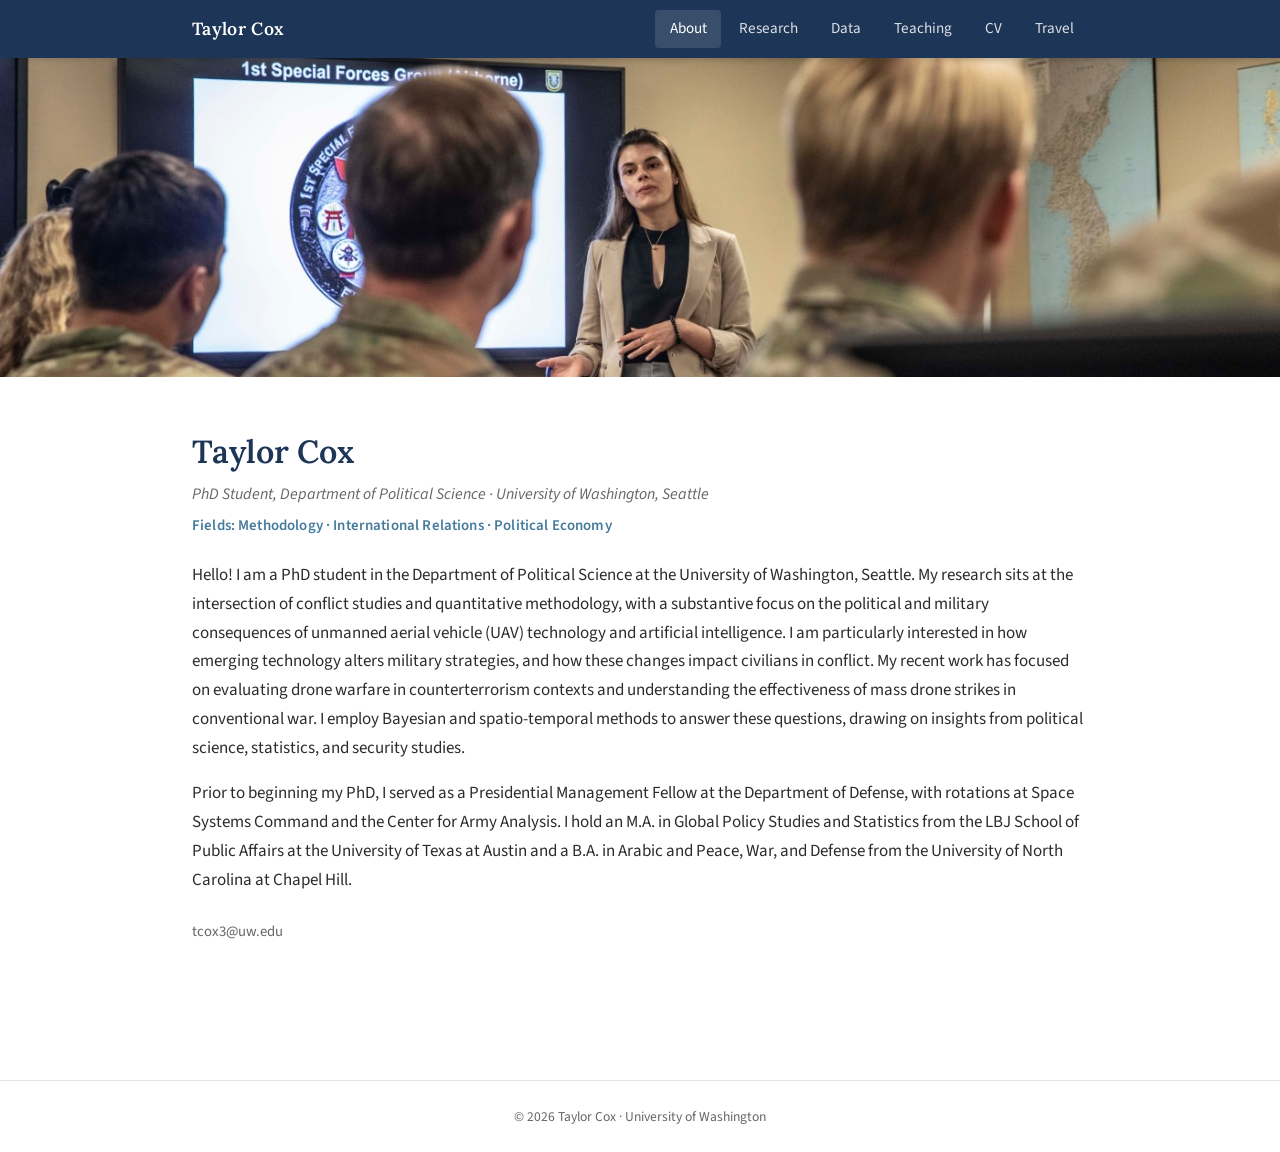
<file: index.html>
<!DOCTYPE html>
<html lang="en">
<head>
  <meta charset="UTF-8" />
  <meta name="viewport" content="width=device-width, initial-scale=1.0" />
  <title>Taylor Cox</title>
  <link rel="stylesheet" href="style.css" />
</head>
<body>

  <!-- Navigation -->
  <nav>
    <div class="nav-inner">
      <a href="index.html" class="site-name">Taylor Cox</a>
      <ul>
        <li><a href="index.html" class="active">About</a></li>
        <li><a href="research.html">Research</a></li>
        <li><a href="data.html">Data</a></li>
        <li><a href="teaching.html">Teaching</a></li>
        <li><a href="cv.html">CV</a></li>
        <li><a href="travel.html">Travel</a></li>
      </ul>
    </div>
  </nav>

  <!-- Banner photo -->
  <div class="banner">
    <img src="img/nbr_pic.jpeg" alt="Taylor Cox presenting research" class="banner-img" />
  </div>

  <!-- Main content -->
  <div class="page">
    <div class="home-hero">

      <!-- Bio -->
      <div class="bio">
        <h1>Taylor Cox</h1>
        <p class="title-line">PhD Student, Department of Political Science &middot; University of Washington, Seattle</p>
        <p class="specializations">Fields: Methodology &middot; International Relations &middot; Political Economy</p>

        <p>
          Hello! I am a PhD student in the Department of Political Science at the University of
          Washington, Seattle. My research sits at the intersection of conflict studies and
          quantitative methodology, with a substantive focus on the political and military
          consequences of unmanned aerial vehicle (UAV) technology and artificial intelligence.
          I am particularly interested in how emerging technology alters military strategies, and
          how these changes impact civilians in conflict. My recent work has focused on evaluating
          drone warfare in counterterrorism contexts and understanding the effectiveness of mass
          drone strikes in conventional war. I employ Bayesian and spatio-temporal methods to
          answer these questions, drawing on insights from political science, statistics, and
          security studies.
        </p>

        <p>
          Prior to beginning my PhD, I served as a Presidential Management Fellow at the Department
          of Defense, with rotations at Space Systems Command and the Center for Army Analysis.
          I hold an M.A. in Global Policy Studies and Statistics from the LBJ School of Public
          Affairs at the University of Texas at Austin and a B.A. in Arabic and Peace, War, and
          Defense from the University of North Carolina at Chapel Hill.
        </p>

        <p class="contact-line">
          tcox3@uw.edu
        </p>
      </div>

    </div>
  </div>

  <footer>
    &copy; 2026 Taylor Cox &middot; University of Washington
  </footer>

</body>
</html>
</file>
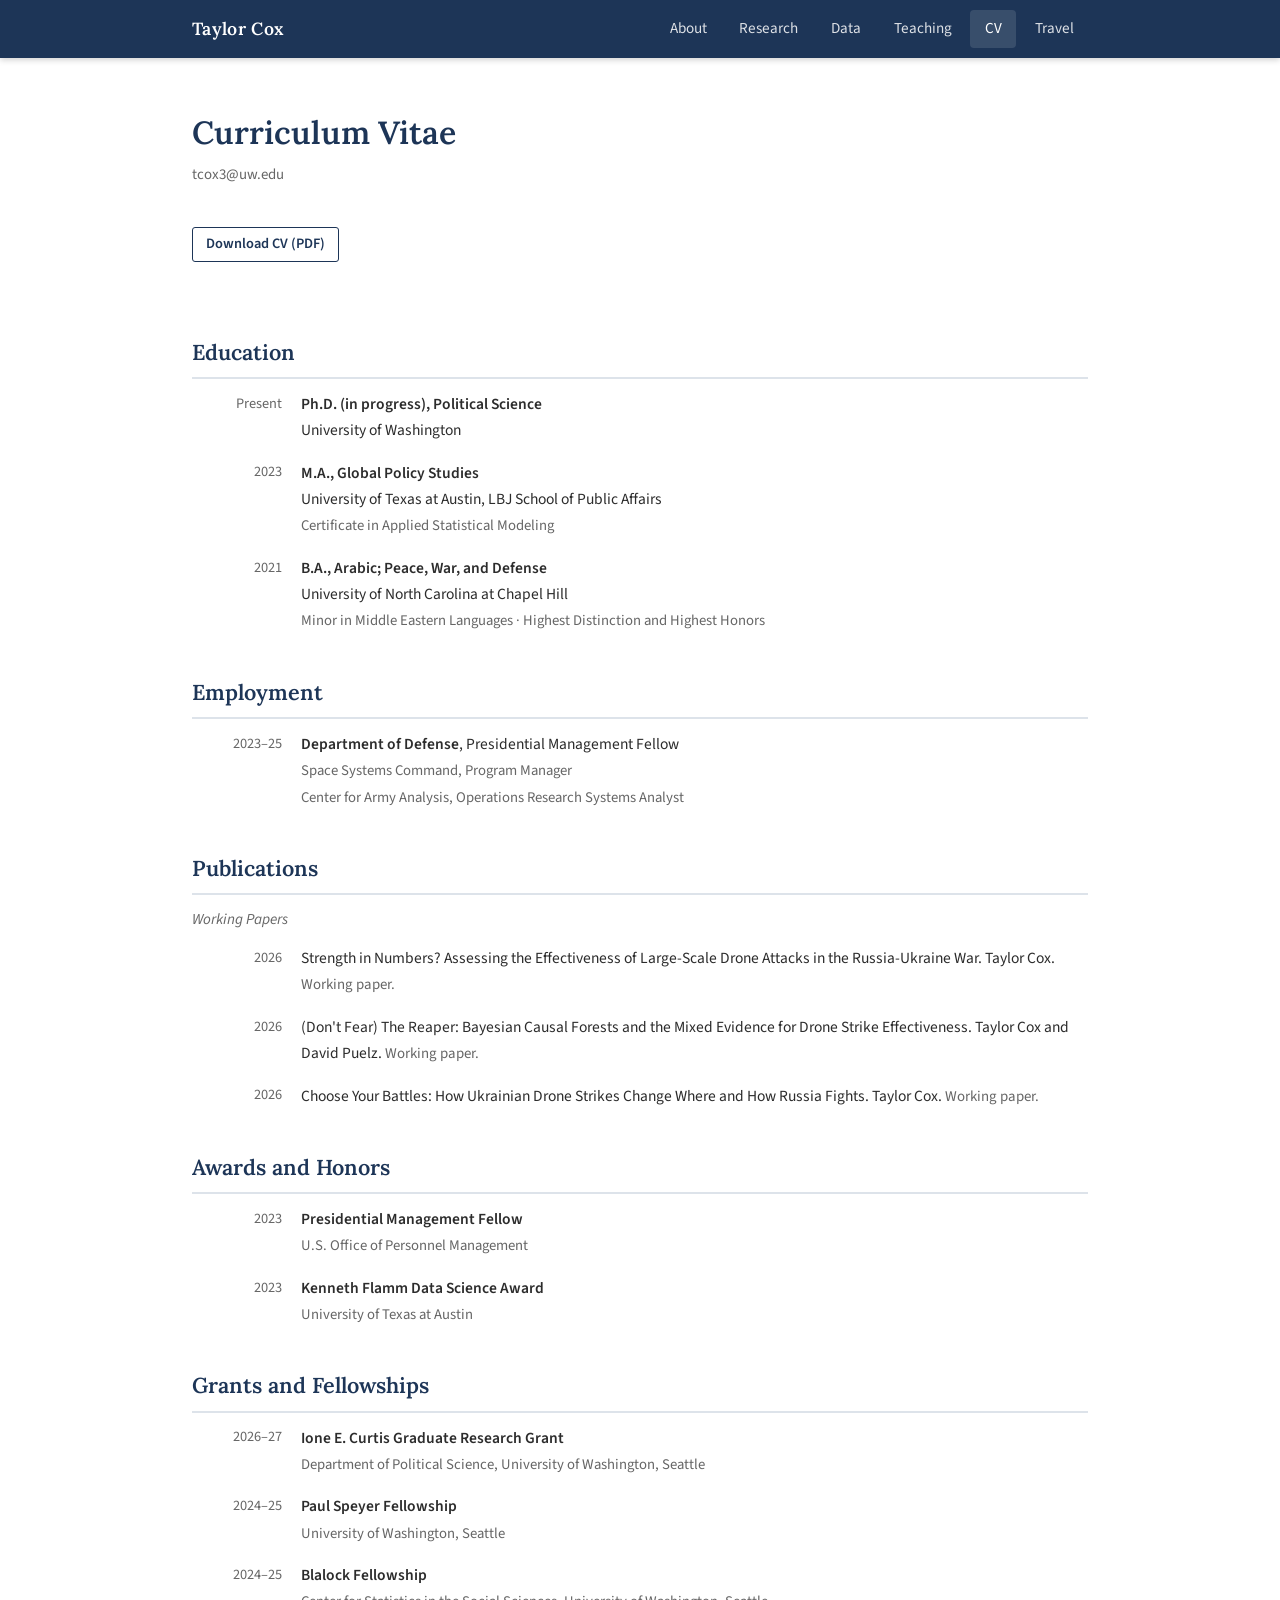
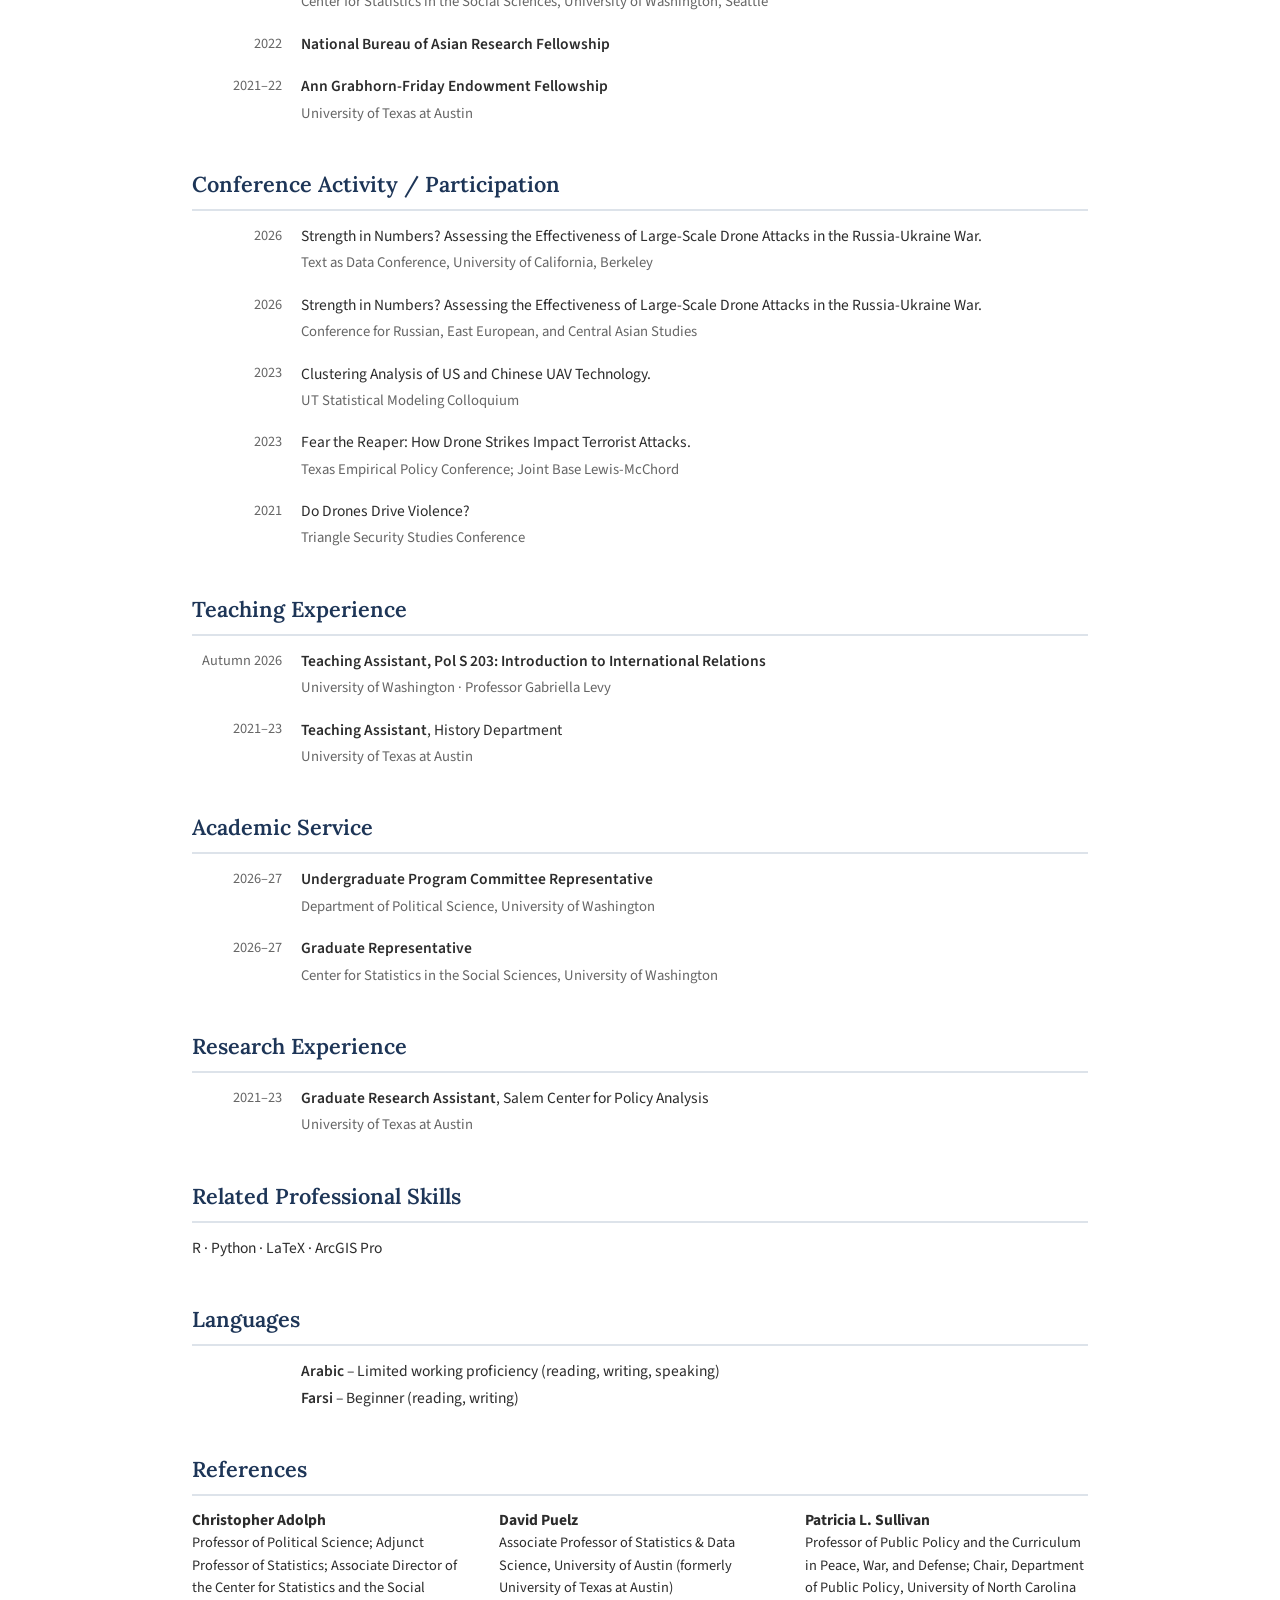
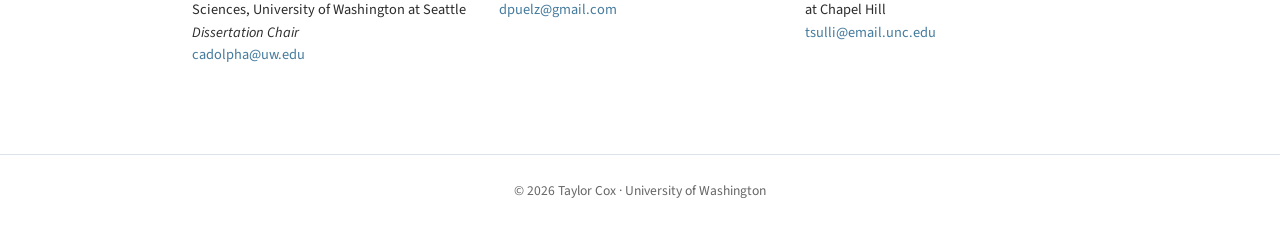
<file: cv.html>
<!DOCTYPE html>
<html lang="en">
<head>
  <meta charset="UTF-8" />
  <meta name="viewport" content="width=device-width, initial-scale=1.0" />
  <title>CV – Taylor Cox</title>
  <link rel="stylesheet" href="style.css" />
</head>
<body>

  <!-- Navigation -->
  <nav>
    <div class="nav-inner">
      <a href="index.html" class="site-name">Taylor Cox</a>
      <ul>
        <li><a href="index.html">About</a></li>
        <li><a href="research.html">Research</a></li>
        <li><a href="data.html">Data</a></li>
        <li><a href="teaching.html">Teaching</a></li>
        <li><a href="cv.html" class="active">CV</a></li>
        <li><a href="travel.html">Travel</a></li>
      </ul>
    </div>
  </nav>

  <!-- Main content -->
  <div class="page cv-page">

    <h1>Curriculum Vitae</h1>
    <div class="cv-contact">
      tcox3@uw.edu
    </div>
    <a href="papers/Taylor_Cox_CV_2026.pdf" class="cv-download-link" target="_blank">Download CV (PDF)</a>

    <!-- ======= EDUCATION ======= -->
    <div class="cv-section">
      <h2>Education</h2>

      <div class="cv-entry">
        <div class="cv-year">Present</div>
        <div class="cv-body">
          <strong>Ph.D. (in progress), Political Science</strong><br />
          University of Washington
        </div>
      </div>

      <div class="cv-entry">
        <div class="cv-year">2023</div>
        <div class="cv-body">
          <strong>M.A., Global Policy Studies</strong><br />
          University of Texas at Austin, LBJ School of Public Affairs<br />
          <span class="cv-sub">Certificate in Applied Statistical Modeling</span>
        </div>
      </div>

      <div class="cv-entry">
        <div class="cv-year">2021</div>
        <div class="cv-body">
          <strong>B.A., Arabic; Peace, War, and Defense</strong><br />
          University of North Carolina at Chapel Hill<br />
          <span class="cv-sub">Minor in Middle Eastern Languages &middot; Highest Distinction and Highest Honors</span>
        </div>
      </div>
    </div>

    <!-- ======= EMPLOYMENT ======= -->
    <div class="cv-section">
      <h2>Employment</h2>

      <div class="cv-entry">
        <div class="cv-year">2023&ndash;25</div>
        <div class="cv-body">
          <strong>Department of Defense</strong>, Presidential Management Fellow<br />
          <span class="cv-sub">Space Systems Command, Program Manager</span><br />
          <span class="cv-sub">Center for Army Analysis, Operations Research Systems Analyst</span>
        </div>
      </div>
    </div>

    <!-- ======= PUBLICATIONS ======= -->
    <div class="cv-section">
      <h2>Publications</h2>

      <p style="font-size:0.95rem; font-style:italic; color:var(--muted); margin-bottom:0.75rem;">
        Working Papers
      </p>

      <div class="cv-entry">
        <div class="cv-year">2026</div>
        <div class="cv-body">
          Strength in Numbers? Assessing the Effectiveness of Large-Scale Drone Attacks in the
          Russia-Ukraine War. Taylor Cox. <em>Working paper.</em>
        </div>
      </div>

      <div class="cv-entry">
        <div class="cv-year">2026</div>
        <div class="cv-body">
          (Don&#39;t Fear) The Reaper: Bayesian Causal Forests and the Mixed Evidence for Drone
          Strike Effectiveness. Taylor Cox and David Puelz. <em>Working paper.</em>
        </div>
      </div>

      <div class="cv-entry">
        <div class="cv-year">2026</div>
        <div class="cv-body">
          Choose Your Battles: How Ukrainian Drone Strikes Change Where and How Russia Fights.
          Taylor Cox. <em>Working paper.</em>
        </div>
      </div>
    </div>

    <!-- ======= AWARDS ======= -->
    <div class="cv-section">
      <h2>Awards and Honors</h2>

      <div class="cv-entry">
        <div class="cv-year">2023</div>
        <div class="cv-body">
          <strong>Presidential Management Fellow</strong><br />
          <span class="cv-sub">U.S. Office of Personnel Management</span>
        </div>
      </div>

      <div class="cv-entry">
        <div class="cv-year">2023</div>
        <div class="cv-body">
          <strong>Kenneth Flamm Data Science Award</strong><br />
          <span class="cv-sub">University of Texas at Austin</span>
        </div>
      </div>
    </div>

    <!-- ======= GRANTS & FELLOWSHIPS ======= -->
    <div class="cv-section">
      <h2>Grants and Fellowships</h2>

      <div class="cv-entry">
        <div class="cv-year">2026&ndash;27</div>
        <div class="cv-body">
          <strong>Ione E. Curtis Graduate Research Grant</strong><br />
          <span class="cv-sub">Department of Political Science, University of Washington, Seattle</span>
        </div>
      </div>

      <div class="cv-entry">
        <div class="cv-year">2024&ndash;25</div>
        <div class="cv-body">
          <strong>Paul Speyer Fellowship</strong><br />
          <span class="cv-sub">University of Washington, Seattle</span>
        </div>
      </div>

      <div class="cv-entry">
        <div class="cv-year">2024&ndash;25</div>
        <div class="cv-body">
          <strong>Blalock Fellowship</strong><br />
          <span class="cv-sub">Center for Statistics in the Social Sciences, University of Washington, Seattle</span>
        </div>
      </div>

      <div class="cv-entry">
        <div class="cv-year">2022</div>
        <div class="cv-body">
          <strong>National Bureau of Asian Research Fellowship</strong>
        </div>
      </div>

      <div class="cv-entry">
        <div class="cv-year">2021&ndash;22</div>
        <div class="cv-body">
          <strong>Ann Grabhorn-Friday Endowment Fellowship</strong><br />
          <span class="cv-sub">University of Texas at Austin</span>
        </div>
      </div>
    </div>

    <!-- ======= CONFERENCE ACTIVITY ======= -->
    <div class="cv-section">
      <h2>Conference Activity / Participation</h2>

      <div class="cv-entry">
        <div class="cv-year">2026</div>
        <div class="cv-body">
          Strength in Numbers? Assessing the Effectiveness of Large-Scale Drone Attacks in the
          Russia-Ukraine War.<br />
          <span class="cv-sub">Text as Data Conference, University of California, Berkeley</span>
        </div>
      </div>

      <div class="cv-entry">
        <div class="cv-year">2026</div>
        <div class="cv-body">
          Strength in Numbers? Assessing the Effectiveness of Large-Scale Drone Attacks in the
          Russia-Ukraine War.<br />
          <span class="cv-sub">Conference for Russian, East European, and Central Asian Studies</span>
        </div>
      </div>

      <div class="cv-entry">
        <div class="cv-year">2023</div>
        <div class="cv-body">
          Clustering Analysis of US and Chinese UAV Technology.<br />
          <span class="cv-sub">UT Statistical Modeling Colloquium</span>
        </div>
      </div>

      <div class="cv-entry">
        <div class="cv-year">2023</div>
        <div class="cv-body">
          Fear the Reaper: How Drone Strikes Impact Terrorist Attacks.<br />
          <span class="cv-sub">Texas Empirical Policy Conference; Joint Base Lewis-McChord</span>
        </div>
      </div>

      <div class="cv-entry">
        <div class="cv-year">2021</div>
        <div class="cv-body">
          Do Drones Drive Violence?<br />
          <span class="cv-sub">Triangle Security Studies Conference</span>
        </div>
      </div>
    </div>

    <!-- ======= TEACHING ======= -->
    <div class="cv-section">
      <h2>Teaching Experience</h2>

      <div class="cv-entry">
        <div class="cv-year">Autumn 2026</div>
        <div class="cv-body">
          <strong>Teaching Assistant, Pol S 203: Introduction to International Relations</strong><br />
          <span class="cv-sub">University of Washington &middot; Professor Gabriella Levy</span>
        </div>
      </div>

      <div class="cv-entry">
        <div class="cv-year">2021&ndash;23</div>
        <div class="cv-body">
          <strong>Teaching Assistant</strong>, History Department<br />
          <span class="cv-sub">University of Texas at Austin</span>
        </div>
      </div>
    </div>

    <!-- ======= ACADEMIC SERVICE ======= -->
    <div class="cv-section">
      <h2>Academic Service</h2>

      <div class="cv-entry">
        <div class="cv-year">2026&ndash;27</div>
        <div class="cv-body">
          <strong>Undergraduate Program Committee Representative</strong><br />
          <span class="cv-sub">Department of Political Science, University of Washington</span>
        </div>
      </div>

      <div class="cv-entry">
        <div class="cv-year">2026&ndash;27</div>
        <div class="cv-body">
          <strong>Graduate Representative</strong><br />
          <span class="cv-sub">Center for Statistics in the Social Sciences, University of Washington</span>
        </div>
      </div>
    </div>

    <!-- ======= RESEARCH EXPERIENCE ======= -->
    <div class="cv-section">
      <h2>Research Experience</h2>

      <div class="cv-entry">
        <div class="cv-year">2021&ndash;23</div>
        <div class="cv-body">
          <strong>Graduate Research Assistant</strong>, Salem Center for Policy Analysis<br />
          <span class="cv-sub">University of Texas at Austin</span>
        </div>
      </div>
    </div>

    <!-- ======= SKILLS ======= -->
    <div class="cv-section">
      <h2>Related Professional Skills</h2>
      <p class="cv-skills">R &middot; Python &middot; LaTeX &middot; ArcGIS Pro</p>
    </div>

    <!-- ======= LANGUAGES ======= -->
    <div class="cv-section">
      <h2>Languages</h2>
      <div class="cv-entry">
        <div class="cv-year"></div>
        <div class="cv-body">
          <strong>Arabic</strong> &ndash; Limited working proficiency (reading, writing, speaking)<br />
          <strong>Farsi</strong> &ndash; Beginner (reading, writing)
        </div>
      </div>
    </div>

    <!-- ======= REFERENCES ======= -->
    <div class="cv-section">
      <h2>References</h2>
      <div class="cv-refs">

        <div class="cv-ref-entry">
          <strong>Christopher Adolph</strong>
          Professor of Political Science; Adjunct Professor of Statistics;
          Associate Director of the Center for Statistics and the Social Sciences,
          University of Washington at Seattle<br />
          <em>Dissertation Chair</em><br />
          <a href="mailto:cadolpha@uw.edu">cadolpha@uw.edu</a>
        </div>

        <div class="cv-ref-entry">
          <strong>David Puelz</strong>
          Associate Professor of Statistics &amp; Data Science, University of Austin
          (formerly University of Texas at Austin)<br />
          <a href="mailto:dpuelz@gmail.com">dpuelz@gmail.com</a>
        </div>

        <div class="cv-ref-entry">
          <strong>Patricia L. Sullivan</strong>
          Professor of Public Policy and the Curriculum in Peace, War, and Defense;
          Chair, Department of Public Policy, University of North Carolina at Chapel Hill<br />
          <a href="mailto:tsulli@email.unc.edu">tsulli@email.unc.edu</a>
        </div>

      </div>
    </div>

  </div><!-- end .page -->

  <footer>
    &copy; 2026 Taylor Cox &middot; University of Washington
  </footer>

</body>
</html>
</file>
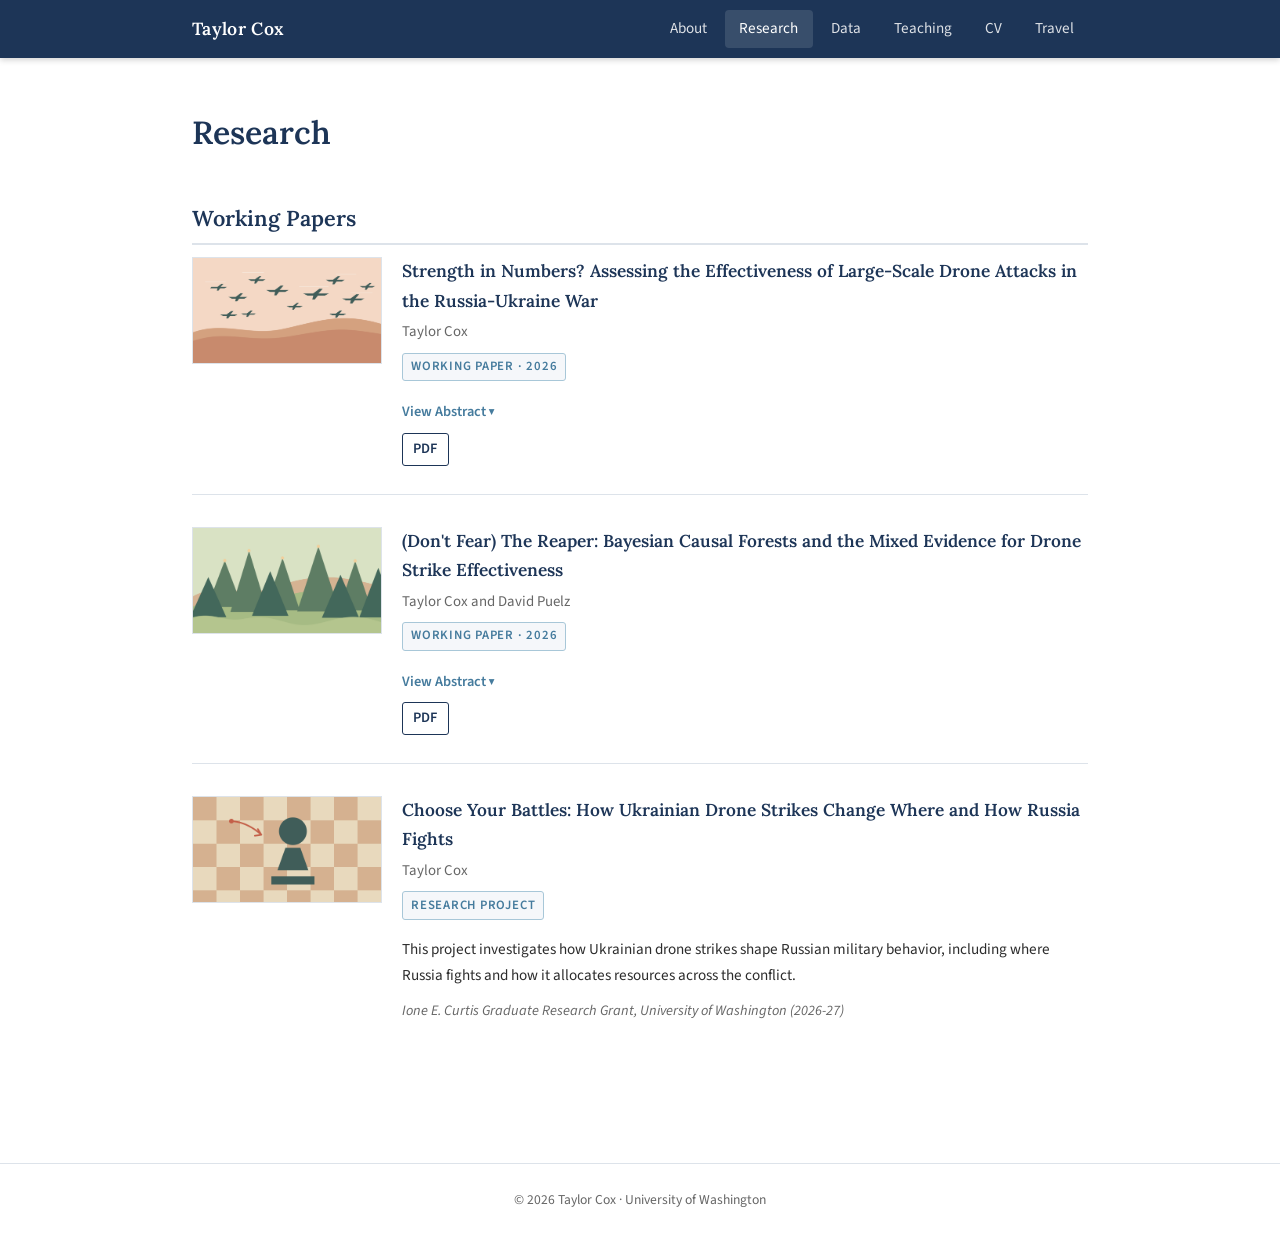
<file: research.html>
<!DOCTYPE html>
<html lang="en">
<head>
  <meta charset="UTF-8" />
  <meta name="viewport" content="width=device-width, initial-scale=1.0" />
  <title>Research – Taylor Cox</title>
  <link rel="stylesheet" href="style.css" />
</head>
<body>

  <!-- Navigation -->
  <nav>
    <div class="nav-inner">
      <a href="index.html" class="site-name">Taylor Cox</a>
      <ul>
        <li><a href="index.html">About</a></li>
        <li><a href="research.html" class="active">Research</a></li>
        <li><a href="data.html">Data</a></li>
        <li><a href="teaching.html">Teaching</a></li>
        <li><a href="cv.html">CV</a></li>
        <li><a href="travel.html">Travel</a></li>
      </ul>
    </div>
  </nav>

  <!-- Main content -->
  <div class="page">

    <h1>Research</h1>

    <h2>Working Papers</h2>

    <div class="paper-entry">
      <img class="paper-illustration" src="img/research/strength-in-numbers.png" alt="Illustration of UAVs flying in formation" />
      <div class="paper-content">
        <div class="paper-title">
          Strength in Numbers? Assessing the Effectiveness of Large-Scale Drone Attacks
          in the Russia-Ukraine War
        </div>
        <div class="paper-authors">Taylor Cox</div>
        <div class="paper-status">Working Paper &middot; 2026</div>
        <details class="paper-abstract-toggle">
          <summary>View Abstract</summary>
          <p class="paper-abstract">
            Does launching more drones overwhelm air defenses? Current US defense strategy assumes
            that affordable mass will saturate adversary interception capability, yet little
            empirical evidence supports this claim. Using 1,941 observations of Russian drone and
            missile attacks against Ukraine from September 2022 to November 2025, I estimate
            beta-binomial regression models to test whether larger attacks increase per-unit weapon
            survivability. I find that mass does not improve per-unit survival for Shahed drones;
            launching more drones is associated with a lower proportion surviving interception,
            suggesting that Ukrainian defenses scale effectively with attack size. Weapon type is
            the dominant predictor of survivability, with ballistic missiles and SAMs surviving at
            rates above 85% while loitering munitions are routinely intercepted. Theory-driven
            phase breaks reveal that Russia's adoption of saturation tactics in September 2024
            initially tripled Shahed survival odds, but Ukraine's deployment of interceptor drones
            in March 2025 has progressively restored interception capability. These findings
            complicate the airpower coercion literature by demonstrating that the physical delivery
            of airpower, which is a prerequisite for both punishment and denial strategies, is not
            guaranteed and does not scale linearly with the number of weapons launched.
          </p>
        </details>
        <div class="paper-links">
          <a href="papers/strength_in_numbers_2026.pdf" target="_blank">PDF</a>
        </div>
      </div>
    </div>

    <div class="paper-entry">
      <img class="paper-illustration" src="img/research/reaper-forest.png" alt="Illustration of a stylized forest" />
      <div class="paper-content">
        <div class="paper-title">
          (Don&#39;t Fear) The Reaper: Bayesian Causal Forests and the Mixed Evidence for Drone
          Strike Effectiveness
        </div>
        <div class="paper-authors">Taylor Cox and David Puelz</div>
        <div class="paper-status">Working Paper &middot; 2026</div>
        <details class="paper-abstract-toggle">
          <summary>View Abstract</summary>
          <p class="paper-abstract">
            Do drone strikes reduce terrorist violence? Early studies of the US drone campaign in
            Pakistan generally answer yes, but these findings depend on research designs with
            strong assumptions about targeting decisions and baseline violence levels. This paper
            reassesses the evidence using Bayesian causal forests, a flexible estimator designed
            for observational settings with strong confounding and heterogeneous effects. We first
            reanalyze two influential studies, Johnston and Sarbahi (2016) and Mir and Moore
            (2019), and show that their original negative estimates are not recovered under BCF
            specifications that separate baseline violence from treatment effects. We then extend
            the analysis to a broader Pakistan panel of group-location-months from 2010 through
            2014, using ACLED event data and an explicit selection-on-observables design. Across
            alternative geographic scopes, outcome definitions, and treatment windows, posterior
            intervals generally include zero and the estimated treatment effects do not consistently
            point toward reductions in violence. Unit-level treatment-effect estimates likewise
            provide little evidence that null average effects conceal a large subgroup of strongly
            negative effects. The results suggest that the optimistic empirical case for drone-strike
            effectiveness in Pakistan is more fragile than the early literature implies.
          </p>
        </details>
        <div class="paper-links">
          <a href="papers/reaper_bcf_2026.pdf" target="_blank">PDF</a>
        </div>
      </div>
    </div>

    <div class="paper-entry">
      <img class="paper-illustration" src="img/research/choose-your-battles.png" alt="Illustration of a chess piece on a board" />
      <div class="paper-content">
        <div class="paper-title">
          Choose Your Battles: How Ukrainian Drone Strikes Change Where and How Russia Fights
        </div>
        <div class="paper-authors">Taylor Cox</div>
        <div class="paper-status">Research Project</div>
        <p class="paper-abstract">
          This project investigates how Ukrainian drone strikes shape Russian military behavior,
          including where Russia fights and how it allocates resources across the conflict.
        </p>
        <div class="paper-award">
          Ione E. Curtis Graduate Research Grant, University of Washington (2026-27)
        </div>
      </div>
    </div>

  </div>

  <footer>
    &copy; 2026 Taylor Cox &middot; University of Washington
  </footer>

</body>
</html>
</file>
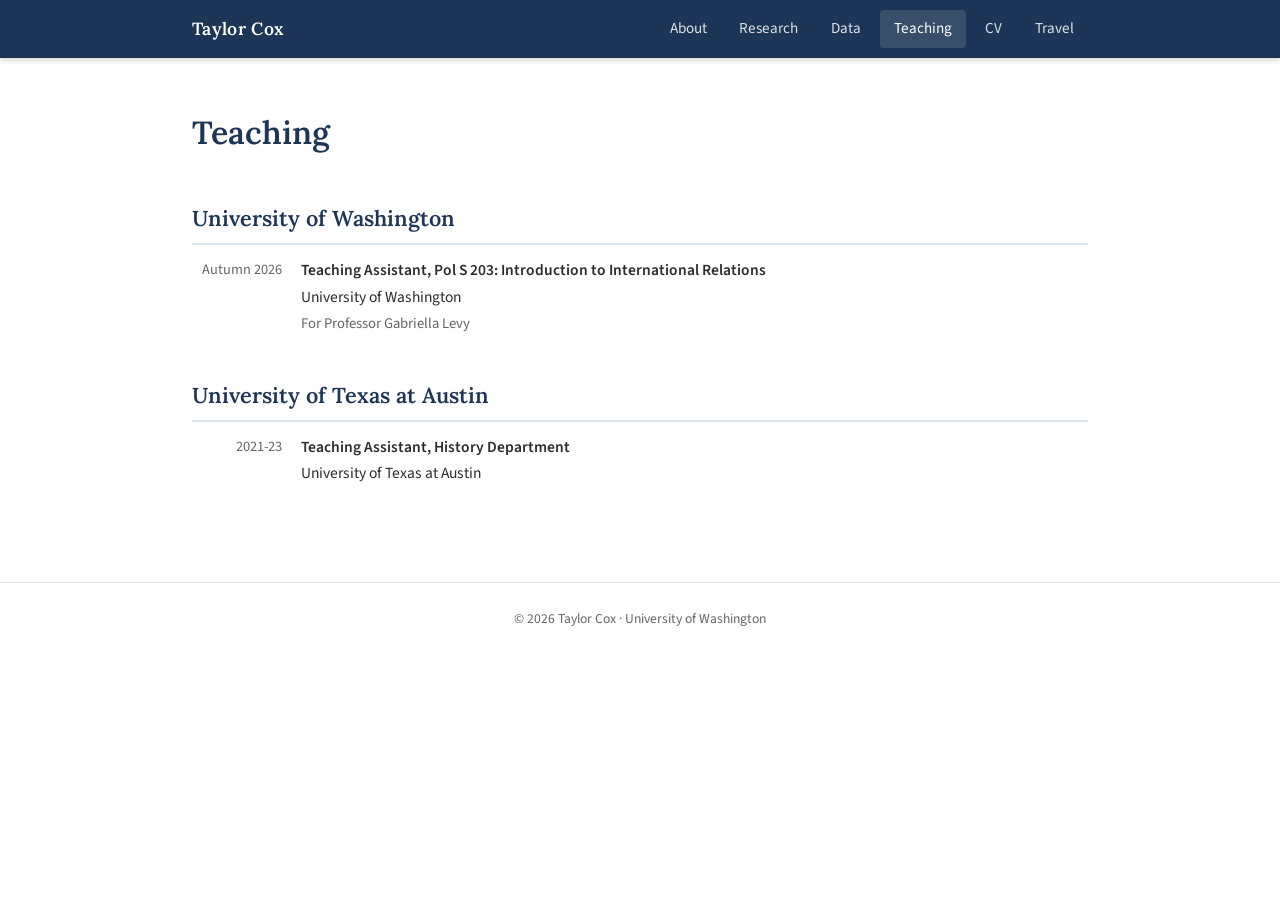
<file: teaching.html>
<!DOCTYPE html>
<html lang="en">
<head>
  <meta charset="UTF-8" />
  <meta name="viewport" content="width=device-width, initial-scale=1.0" />
  <title>Teaching - Taylor Cox</title>
  <link rel="stylesheet" href="style.css" />
</head>
<body>

  <nav>
    <div class="nav-inner">
      <a href="index.html" class="site-name">Taylor Cox</a>
      <ul>
        <li><a href="index.html">About</a></li>
        <li><a href="research.html">Research</a></li>
        <li><a href="data.html">Data</a></li>
        <li><a href="teaching.html" class="active">Teaching</a></li>
        <li><a href="cv.html">CV</a></li>
        <li><a href="travel.html">Travel</a></li>
      </ul>
    </div>
  </nav>

  <div class="page cv-page">
    <h1>Teaching</h1>

    <div class="cv-section">
      <h2>University of Washington</h2>
      <div class="cv-entry">
        <div class="cv-year">Autumn 2026</div>
        <div class="cv-body">
          <strong>Teaching Assistant, Pol S 203: Introduction to International Relations</strong><br />
          University of Washington<br />
          <span class="cv-sub">For Professor Gabriella Levy</span>
        </div>
      </div>
    </div>

    <div class="cv-section">
      <h2>University of Texas at Austin</h2>
      <div class="cv-entry">
        <div class="cv-year">2021-23</div>
        <div class="cv-body">
          <strong>Teaching Assistant, History Department</strong><br />
          University of Texas at Austin
        </div>
      </div>
    </div>
  </div>

  <footer>
    &copy; 2026 Taylor Cox &middot; University of Washington
  </footer>

</body>
</html>
</file>
<file: style.css>
/* ===================================
   Taylor Cox – Personal Website
   =================================== */

@import url('https://fonts.googleapis.com/css2?family=Lora:ital,wght@0,400;0,600;1,400&family=Source+Sans+3:wght@300;400;600&display=swap');

:root {
  --navy:       #1d3557;
  --blue:       #457b9d;
  --light-blue: #a8c7d8;
  --white:      #ffffff;
  --off-white:  #f5f7fa;
  --text:       #2c2c2c;
  --muted:      #666666;
  --border:     #dde3ea;
  --max-width:  960px;
}

/* ----- Reset ----- */
*, *::before, *::after { box-sizing: border-box; margin: 0; padding: 0; }

html { scroll-behavior: smooth; }

body {
  font-family: 'Source Sans 3', 'Helvetica Neue', Arial, sans-serif;
  font-size: 17px;
  line-height: 1.7;
  color: var(--text);
  background: var(--white);
}

a { color: var(--blue); text-decoration: none; }
a:hover { text-decoration: underline; color: var(--navy); }

/* ----- Navigation ----- */
nav {
  background: var(--navy);
  position: sticky;
  top: 0;
  z-index: 100;
  box-shadow: 0 2px 6px rgba(0,0,0,0.18);
}

nav .nav-inner {
  max-width: var(--max-width);
  margin: 0 auto;
  padding: 0 2rem;
  display: flex;
  align-items: center;
  justify-content: space-between;
  height: 58px;
}

nav .site-name {
  font-family: 'Lora', Georgia, serif;
  font-size: 1.1rem;
  font-weight: 600;
  color: var(--white);
  letter-spacing: 0.02em;
}
nav .site-name:hover { text-decoration: none; color: var(--light-blue); }

nav ul {
  list-style: none;
  display: flex;
  gap: 0.25rem;
}

nav ul li a {
  display: block;
  padding: 0.4rem 0.9rem;
  color: rgba(255,255,255,0.85);
  font-size: 0.95rem;
  font-weight: 400;
  border-radius: 4px;
  transition: background 0.15s, color 0.15s;
}

nav ul li a:hover,
nav ul li a.active {
  background: rgba(255,255,255,0.12);
  color: var(--white);
  text-decoration: none;
}

/* ----- Page wrapper ----- */
.page {
  max-width: var(--max-width);
  margin: 0 auto;
  padding: 3rem 2rem 5rem;
}

/* ----- Section headings ----- */
h1 {
  font-family: 'Lora', Georgia, serif;
  font-size: 2rem;
  font-weight: 600;
  color: var(--navy);
  margin-bottom: 0.25rem;
}

h2 {
  font-family: 'Lora', Georgia, serif;
  font-size: 1.35rem;
  font-weight: 600;
  color: var(--navy);
  margin-top: 2.5rem;
  margin-bottom: 0.75rem;
  padding-bottom: 0.4rem;
  border-bottom: 2px solid var(--border);
}

h3 {
  font-size: 1.05rem;
  font-weight: 600;
  color: var(--text);
  margin-bottom: 0.2rem;
}

p { margin-bottom: 1rem; }

/* ----- Banner photo ----- */
.banner {
  width: 100%;
}
.banner-img {
  width: 100%;
  height: auto;
  display: block;
}

/* ----- Home page layout ----- */
.home-hero {
  display: grid;
  grid-template-columns: 1fr;
  gap: 3rem;
  align-items: start;
  margin-bottom: 2.5rem;
}

.home-hero .bio h1 { margin-bottom: 0.1rem; }

.home-hero .bio .title-line {
  font-size: 1rem;
  color: var(--muted);
  margin-bottom: 0.3rem;
  font-style: italic;
}

.home-hero .bio .specializations {
  font-size: 0.93rem;
  color: var(--blue);
  font-weight: 600;
  margin-bottom: 1.4rem;
  letter-spacing: 0.01em;
}

.profile-photo {
  width: 100%;
  border-radius: 6px;
  box-shadow: 0 4px 16px rgba(0,0,0,0.14);
  display: block;
}

.contact-line {
  font-size: 0.92rem;
  color: var(--muted);
  margin-top: 1.5rem;
}

.contact-line a { color: var(--blue); }

/* ----- Research page ----- */
.paper-entry {
  display: grid;
  grid-template-columns: 190px minmax(0, 1fr);
  gap: 1.25rem;
  margin-bottom: 2rem;
  padding-bottom: 1.75rem;
  border-bottom: 1px solid var(--border);
}
.paper-entry:last-child { border-bottom: none; }

.paper-illustration {
  width: 100%;
  aspect-ratio: 16 / 9;
  object-fit: cover;
  border: 1px solid var(--border);
}

.paper-title {
  font-family: 'Lora', Georgia, serif;
  font-size: 1.08rem;
  font-weight: 600;
  color: var(--navy);
  margin-bottom: 0.2rem;
}

.paper-authors {
  font-size: 0.93rem;
  color: var(--muted);
  margin-bottom: 0.4rem;
}

.paper-status {
  display: inline-block;
  font-size: 0.8rem;
  font-weight: 600;
  text-transform: uppercase;
  letter-spacing: 0.06em;
  background: var(--off-white);
  color: var(--blue);
  border: 1px solid var(--light-blue);
  padding: 0.15rem 0.5rem;
  border-radius: 3px;
  margin-bottom: 0.6rem;
}

.paper-abstract {
  font-size: 0.95rem;
  color: var(--text);
  margin-top: 0.5rem;
  margin-bottom: 0.6rem;
}
.data-introduction {
  max-width: 760px;
  margin: 0.5rem auto 2rem;
  text-align: center;
}
.data-introduction .paper-abstract { margin: 0; }
.data-introduction .paper-status { margin-top: 1rem; }

.paper-abstract-toggle { margin-top: 0.6rem; }
.paper-abstract-toggle summary {
  width: fit-content;
  color: var(--blue);
  cursor: pointer;
  font-size: 0.9rem;
  font-weight: 600;
  list-style: none;
}
.paper-abstract-toggle summary::-webkit-details-marker { display: none; }
.paper-abstract-toggle summary::after {
  content: " ▼";
  font-size: 0.75rem;
}
.paper-abstract-toggle summary:hover { color: var(--navy); }
.paper-abstract-toggle[open] summary { margin-bottom: 0.1rem; }
.paper-abstract-toggle[open] summary::after { content: " ▲"; }

.paper-award {
  font-size: 0.9rem;
  color: var(--muted);
  font-style: italic;
  margin-top: 0.5rem;
}

/* ----- Data map ----- */
.data-map-section { margin-top: 2.5rem; }
.data-map-heading {
  display: flex;
  align-items: baseline;
  justify-content: space-between;
  gap: 1.5rem;
}
.data-map-heading h2 { flex: 1; }
.data-map-heading p { font-size: 0.95rem; color: var(--muted); max-width: 580px; }
.data-map-coverage { color: var(--muted); font-size: 0.9rem; white-space: nowrap; }
.data-map-controls {
  display: flex;
  align-items: center;
  justify-content: space-between;
  gap: 1rem;
  margin: 1rem 0;
}
.data-map-metric { display: flex; border: 1px solid var(--navy); }
.data-map-button, .data-map-filter {
  border: 0;
  background: transparent;
  color: var(--navy);
  cursor: pointer;
  font: inherit;
  font-size: 0.85rem;
  font-weight: 600;
}
.data-map-button { padding: 0.35rem 0.75rem; }
.data-map-button + .data-map-button { border-left: 1px solid var(--navy); }
.data-map-button.active { background: var(--navy); color: var(--white); }
.data-map-filters { display: flex; flex-wrap: wrap; gap: 0.65rem; }
.data-map-filter { display: flex; align-items: center; gap: 0.3rem; color: var(--text); }
.data-map-filter[aria-pressed="false"] { color: var(--muted); text-decoration: line-through; }
.data-map-swatch { width: 0.65rem; height: 0.65rem; border-radius: 50%; background: var(--weapon-color); }
.attack-map { width: 100%; height: 520px; border: 1px solid var(--border); background: #edf0ec; }
.data-map-note { margin-top: 0.6rem; color: var(--muted); font-size: 0.83rem; }
.leaflet-container { font-family: 'Source Sans 3', 'Helvetica Neue', Arial, sans-serif; }
.map-popup { min-width: 150px; }
.map-popup strong { display: block; color: var(--navy); }
.map-popup span { display: block; color: var(--muted); font-size: 0.82rem; }

.paper-links { margin-top: 0.5rem; }
.paper-links a {
  display: inline-block;
  margin-right: 0.8rem;
  font-size: 0.9rem;
  font-weight: 600;
  color: var(--navy);
  border: 1px solid var(--navy);
  padding: 0.2rem 0.65rem;
  border-radius: 3px;
  transition: background 0.15s, color 0.15s;
}
.paper-links a:hover {
  background: var(--navy);
  color: var(--white);
  text-decoration: none;
}

/* ----- CV page ----- */
.cv-page h1 { margin-bottom: 0.1rem; }
.cv-contact {
  font-size: 0.93rem;
  color: var(--muted);
  margin-bottom: 2rem;
}

.cv-section { margin-bottom: 0.5rem; }

.cv-entry {
  display: grid;
  grid-template-columns: 90px 1fr;
  gap: 0.5rem 1.2rem;
  margin-bottom: 1rem;
  font-size: 0.97rem;
}

.cv-year {
  color: var(--muted);
  font-size: 0.9rem;
  padding-top: 0.05rem;
  text-align: right;
  white-space: nowrap;
}

.cv-body {}
.cv-body strong { font-weight: 600; }
.cv-body em { color: var(--muted); font-style: normal; font-size: 0.93rem; }
.cv-body .cv-sub { font-size: 0.92rem; color: var(--muted); }

.cv-skills { font-size: 0.97rem; margin-bottom: 0.5rem; }

/* Reference entries (3-column) */
.cv-refs {
  display: grid;
  grid-template-columns: repeat(auto-fit, minmax(240px, 1fr));
  gap: 1.5rem;
}
.cv-ref-entry {
  font-size: 0.9rem;
  line-height: 1.55;
}
.cv-ref-entry strong { display: block; font-size: 0.97rem; }

/* Download CV link */
.cv-download-link {
  display: inline-block;
  margin-top: 0.5rem;
  margin-bottom: 2rem;
  font-size: 0.9rem;
  font-weight: 600;
  color: var(--navy);
  border: 1px solid var(--navy);
  padding: 0.25rem 0.8rem;
  border-radius: 3px;
  transition: background 0.15s, color 0.15s;
}
.cv-download-link:hover {
  background: var(--navy);
  color: var(--white);
  text-decoration: none;
}

.travel-page { --travel-ink: #254d43; --travel-line: #cbd5cb; }
.travel-page [hidden] { display: none !important; }
.travel-page main { background: #fafbf8; }
.travel-page h1, .travel-page h2 { color: var(--travel-ink); }
.travel-heading, .travel-destinations { max-width: 1200px; margin: auto; padding: 2rem; }
.travel-heading { display: flex; align-items: baseline; justify-content: space-between; gap: 1rem; flex-wrap: wrap; }
.travel-heading p { margin: 0.5rem 0 0; color: #496354; }
.travel-heading a { color: var(--travel-ink); white-space: nowrap; }
#marker-choices { position: absolute; top: 1rem; left: 1rem; width: min(280px, calc(100% - 2rem)); max-height: calc(100% - 6rem); overflow: auto; padding: 0.75rem; background: #fafbf8; border: 1px solid var(--travel-line); border-radius: 4px; box-shadow: 0 4px 16px #254d4326; }
.marker-choices-heading { display: flex; align-items: center; justify-content: space-between; gap: 0.5rem; }
.marker-choices-heading h3 { font-size: 1rem; color: var(--travel-ink); }
#marker-options { display: grid; }
#marker-options button { min-height: 44px; padding: 0.5rem; text-align: left; font: inherit; color: var(--travel-ink); background: transparent; border: 0; border-top: 1px solid var(--travel-line); cursor: pointer; }
#marker-options button:hover { background: #e0e9df; }
.travel-stage {
  display: grid;
  grid-template-columns: minmax(0, 1.35fr) minmax(320px, 1fr);
  min-height: 580px;
  padding: 0 max(2rem, calc((100% - 1280px) / 2));
  background: radial-gradient(ellipse at 25% 45%, #f7f9f3 0%, #dce5dc 65%, #edf0e8 100%);
  border-block: 1px solid var(--travel-line);
}
.globe-surface { position: relative; min-width: 0; height: 580px; }
#travel-globe { position: absolute; inset: 0; overflow: hidden; cursor: grab; }
#travel-globe:active { cursor: grabbing; }
#travel-globe canvas { display: block; touch-action: none; }
.globe-tools { position: absolute; bottom: 1.5rem; left: 0; display: flex; gap: 0.4rem; }
.travel-icon {
  display: inline-flex;
  align-items: center;
  justify-content: center;
  flex-shrink: 0;
  width: 44px;
  height: 44px;
  background: #fafbf8;
  color: var(--travel-ink);
  border: 1px solid var(--travel-line);
  border-radius: 4px;
  cursor: pointer;
  font: inherit;
}
.travel-icon svg { width: 20px; height: 20px; }
.travel-icon i { font-style: normal; }
.travel-icon:hover, .travel-icon[aria-pressed="true"] { background: var(--travel-ink); color: #fff; }
.travel-icon:disabled { opacity: 0.35; cursor: default; background: #fafbf8; color: var(--travel-ink); }
.travel-page :focus-visible { outline: 3px solid #a1442c; outline-offset: 4px; }
.earth-credit { position: absolute; bottom: 0.3rem; left: 0; color: #425b50; font-size: 0.72rem; }
.travel-gallery { min-width: 0; padding: 1.5rem 0 1.25rem 2rem; display: flex; flex-direction: column; }
.gallery-heading { display: flex; justify-content: space-between; gap: 0.75rem; min-height: 85px; align-items: flex-start; }
.gallery-heading > div { min-width: 0; }
.gallery-heading p { margin: 0; color: #496354; font-size: 0.9rem; }
.gallery-heading h2 { border: 0; font-size: 1.6rem; line-height: 1.3; margin: 0.2rem 0 0.8rem; padding: 0; overflow-wrap: anywhere; }
.gallery-photo { margin: 0; min-height: 0; flex: 1; }
.gallery-photo a { display: flex; width: 100%; height: 390px; background: #d2dbd0; }
.gallery-photo img { display: block; width: 100%; height: 100%; object-fit: contain; }
.gallery-controls { display: flex; align-items: center; justify-content: space-between; gap: 1rem; padding-top: 1rem; }
#gallery-count { font-variant-numeric: tabular-nums; color: var(--travel-ink); }
.travel-stage.gallery-closed { grid-template-columns: minmax(0, 1fr); }
.travel-stage.without-globe { grid-template-columns: minmax(0, 720px); justify-content: center; }
.without-globe .travel-gallery { padding-left: 0; }
.destination-heading { display: flex; justify-content: space-between; align-items: baseline; gap: 1rem; margin-bottom: 1rem; }
.destination-heading h2 { border: 0; margin: 0; padding: 0; }
.destination-heading > span { font-size: 0.9rem; color: #58665b; }
.destination-list { display: grid; grid-template-columns: repeat(3, minmax(0, 1fr)); column-gap: 2rem; align-items: start; }
.destination-list details { min-width: 0; border-bottom: 1px solid var(--travel-line); }
.destination-list summary { cursor: pointer; padding: 0.8rem 0; min-height: 76px; color: var(--travel-ink); }
.destination-list summary span { font-size: 0.82rem; color: #58665b; display: block; }
.destination-list summary:hover, .destination-list summary.selected { color: #a1442c; }
.travel-enhanced .destination-list summary { list-style: none; }
.travel-enhanced .destination-list summary::-webkit-details-marker { display: none; }
.destination-photos { display: grid; gap: 0.8rem; padding-bottom: 1rem; }
.destination-photos img { display: block; width: 100%; height: auto; }
.travel-destinations { padding-block: 2.5rem 4rem; scroll-margin-top: 120px; }
.travel-gallery { scroll-margin-top: 130px; }
@media (max-width: 900px) {
  .travel-stage { padding-inline: 1.25rem; grid-template-columns: minmax(0, 1fr) minmax(280px, 1fr); }
  .travel-gallery { padding-left: 1rem; }
  .destination-list { grid-template-columns: repeat(2, minmax(0, 1fr)); }
}
@media (max-width: 680px) {
  .travel-heading, .travel-destinations { padding-inline: 1.25rem; }
  .travel-heading { padding-block: 1.25rem; }
  .travel-stage { grid-template-columns: minmax(0, 1fr); padding: 0; min-height: 0; }
  .globe-surface { height: auto; aspect-ratio: 1 / 1; max-height: 520px; }
  .globe-tools { left: 1.25rem; bottom: 1.7rem; }
  .earth-credit { left: 1.25rem; }
  .travel-gallery, .without-globe .travel-gallery { padding: 1.25rem; }
  .gallery-heading { min-height: 80px; }
  .gallery-heading h2 { font-size: 1.35rem; }
  .gallery-photo a { height: auto; aspect-ratio: 4 / 5; }
  .destination-list { column-gap: 1rem; }
  .destination-list summary { font-size: 0.93rem; overflow-wrap: anywhere; }
  .destination-heading { flex-wrap: wrap; gap: 0.25rem; }
}
@media (prefers-reduced-motion: reduce) {
  html:has(.travel-page) { scroll-behavior: auto; }
}

/* ----- Footer ----- */
footer {
  border-top: 1px solid var(--border);
  padding: 1.5rem 2rem;
  text-align: center;
  font-size: 0.85rem;
  color: var(--muted);
}

/* ----- Responsive ----- */
@media (max-width: 680px) {
  nav .nav-inner {
    height: auto;
    min-height: 58px;
    padding-top: 0.45rem;
    padding-bottom: 0.45rem;
    align-items: flex-start;
    flex-direction: column;
  }
  nav ul {
    flex-wrap: wrap;
    gap: 0.1rem;
  }
  nav ul li a { padding: 0.25rem 0.55rem; }
  .home-hero {
    grid-template-columns: 1fr;
  }
  .home-hero .photo-col {
    max-width: 180px;
  }
  .cv-entry {
    grid-template-columns: 1fr;
    gap: 0;
  }
  .paper-entry { grid-template-columns: 1fr; gap: 0.8rem; }
  .paper-illustration { max-width: 300px; }
  .data-map-heading, .data-map-controls { align-items: flex-start; flex-direction: column; }
  .attack-map { height: 440px; }
  .cv-year {
    text-align: left;
    font-size: 0.85rem;
  }
  nav .site-name { font-size: 0.95rem; }
}
</file>
